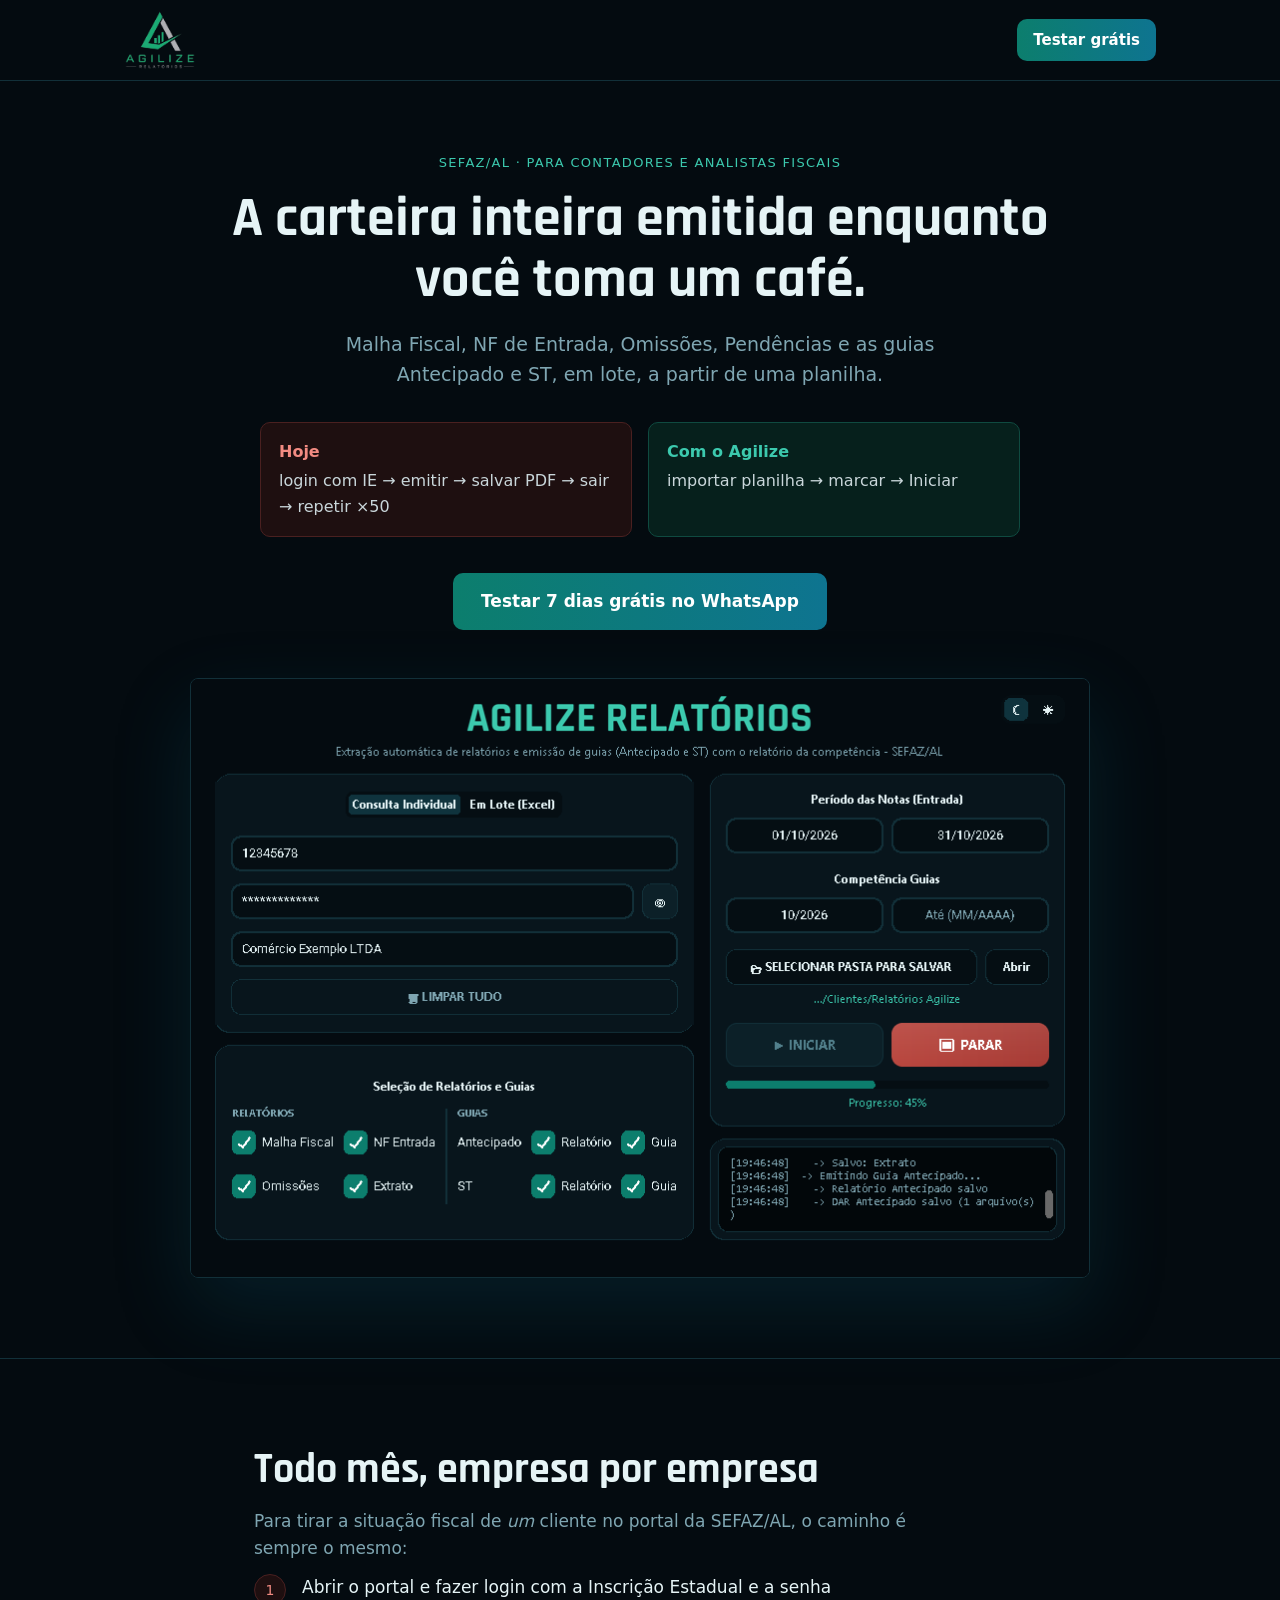
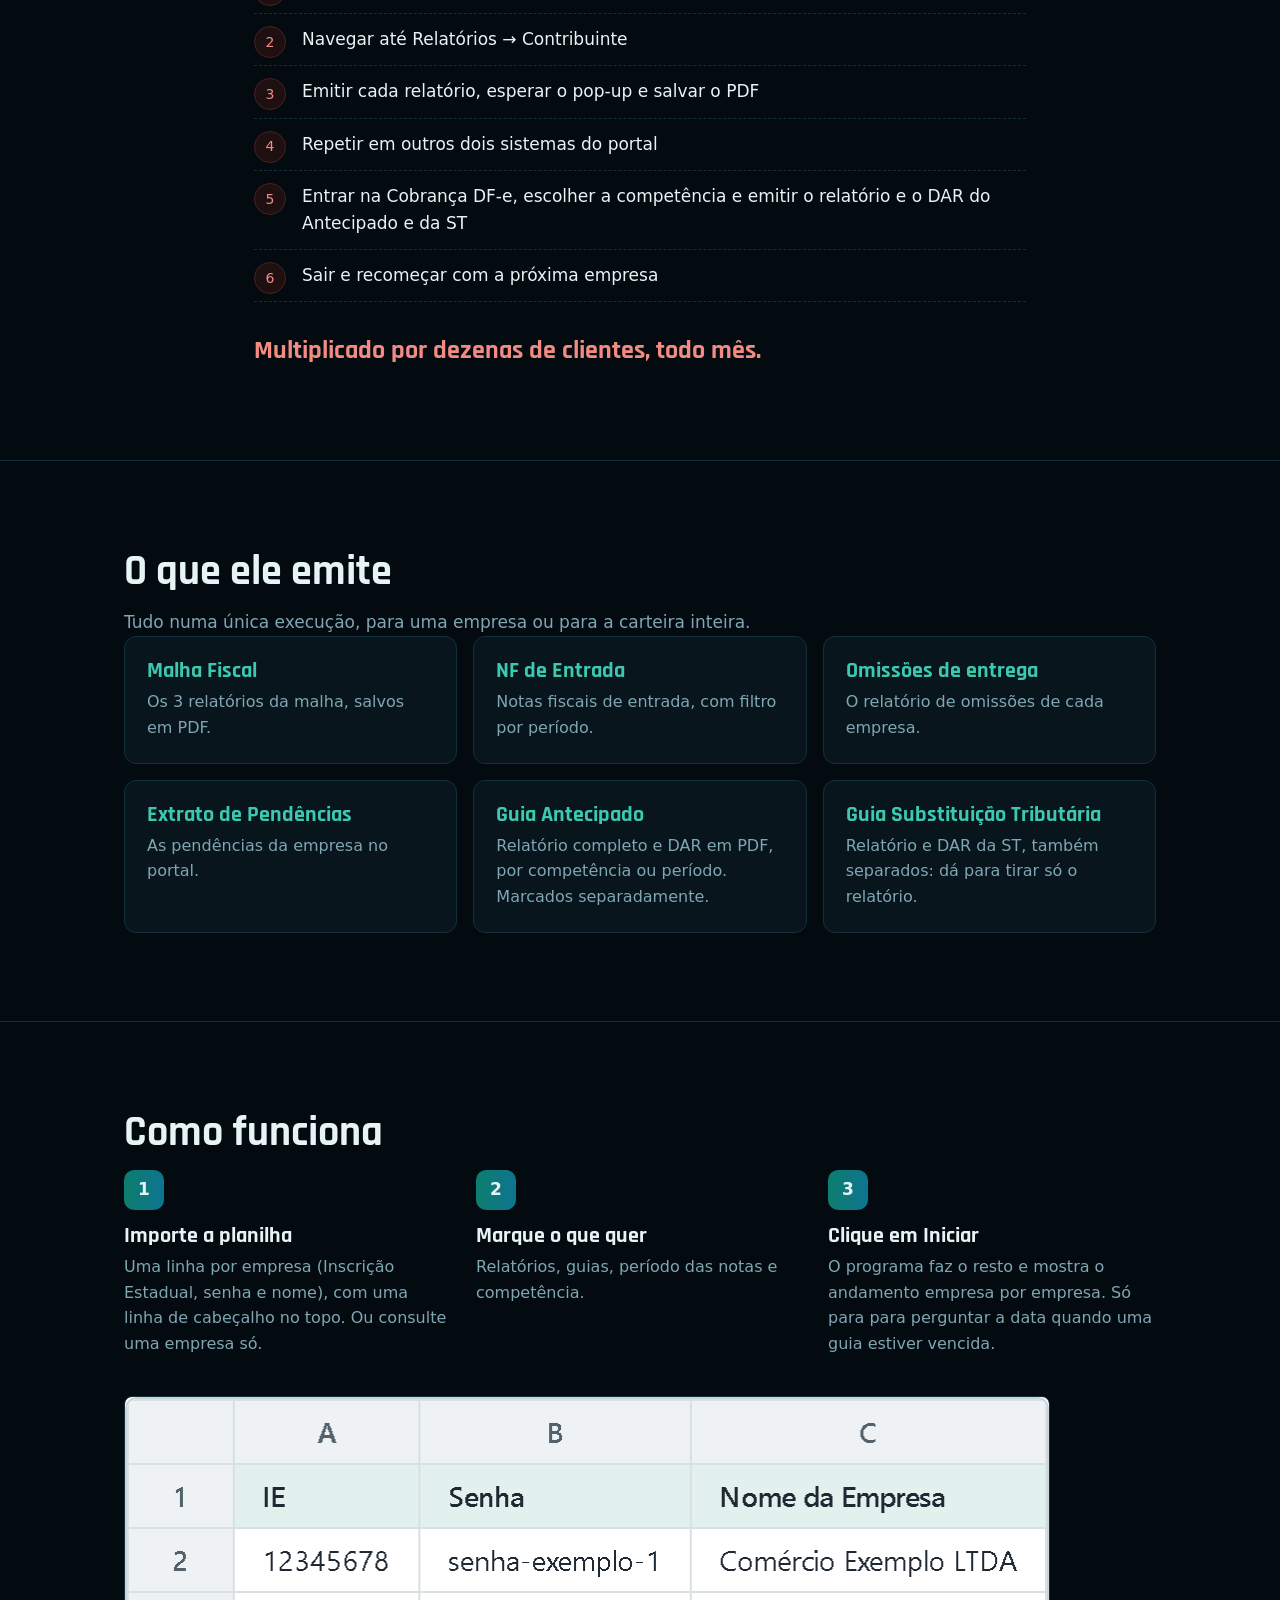
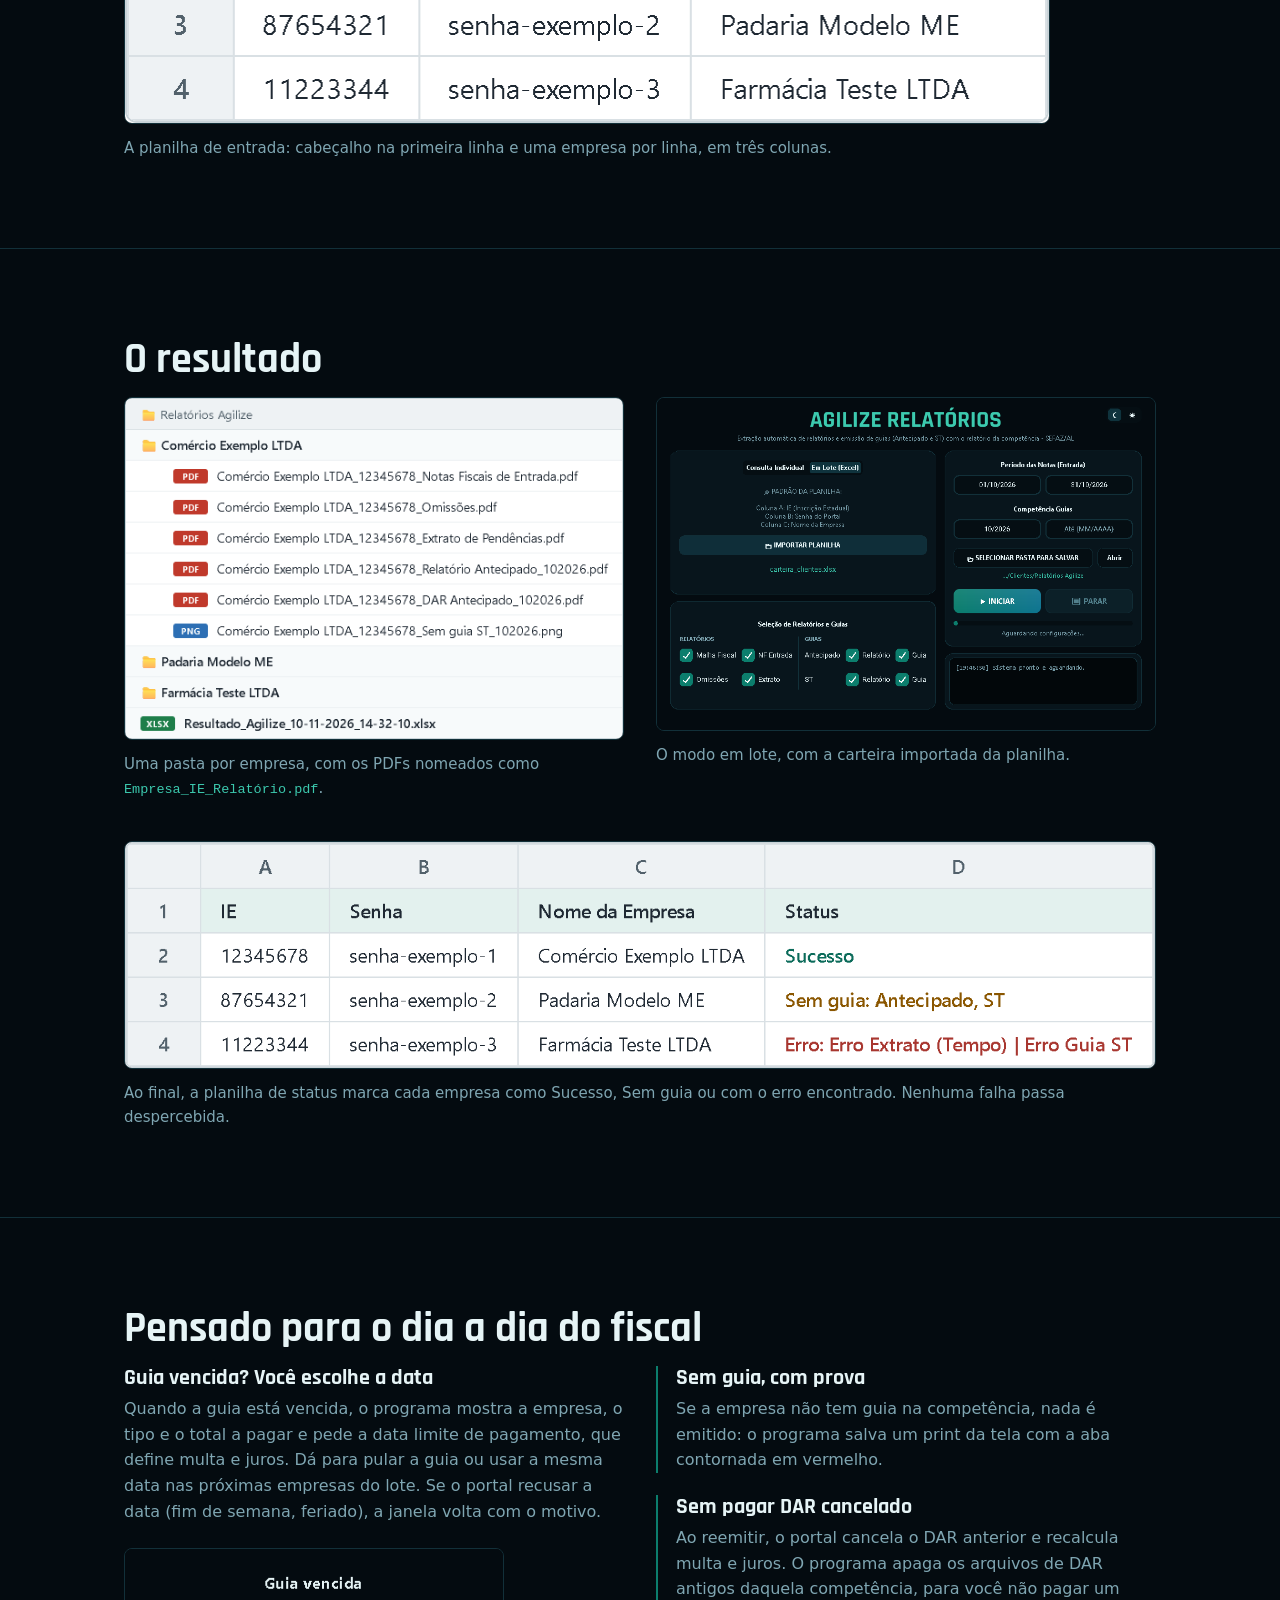
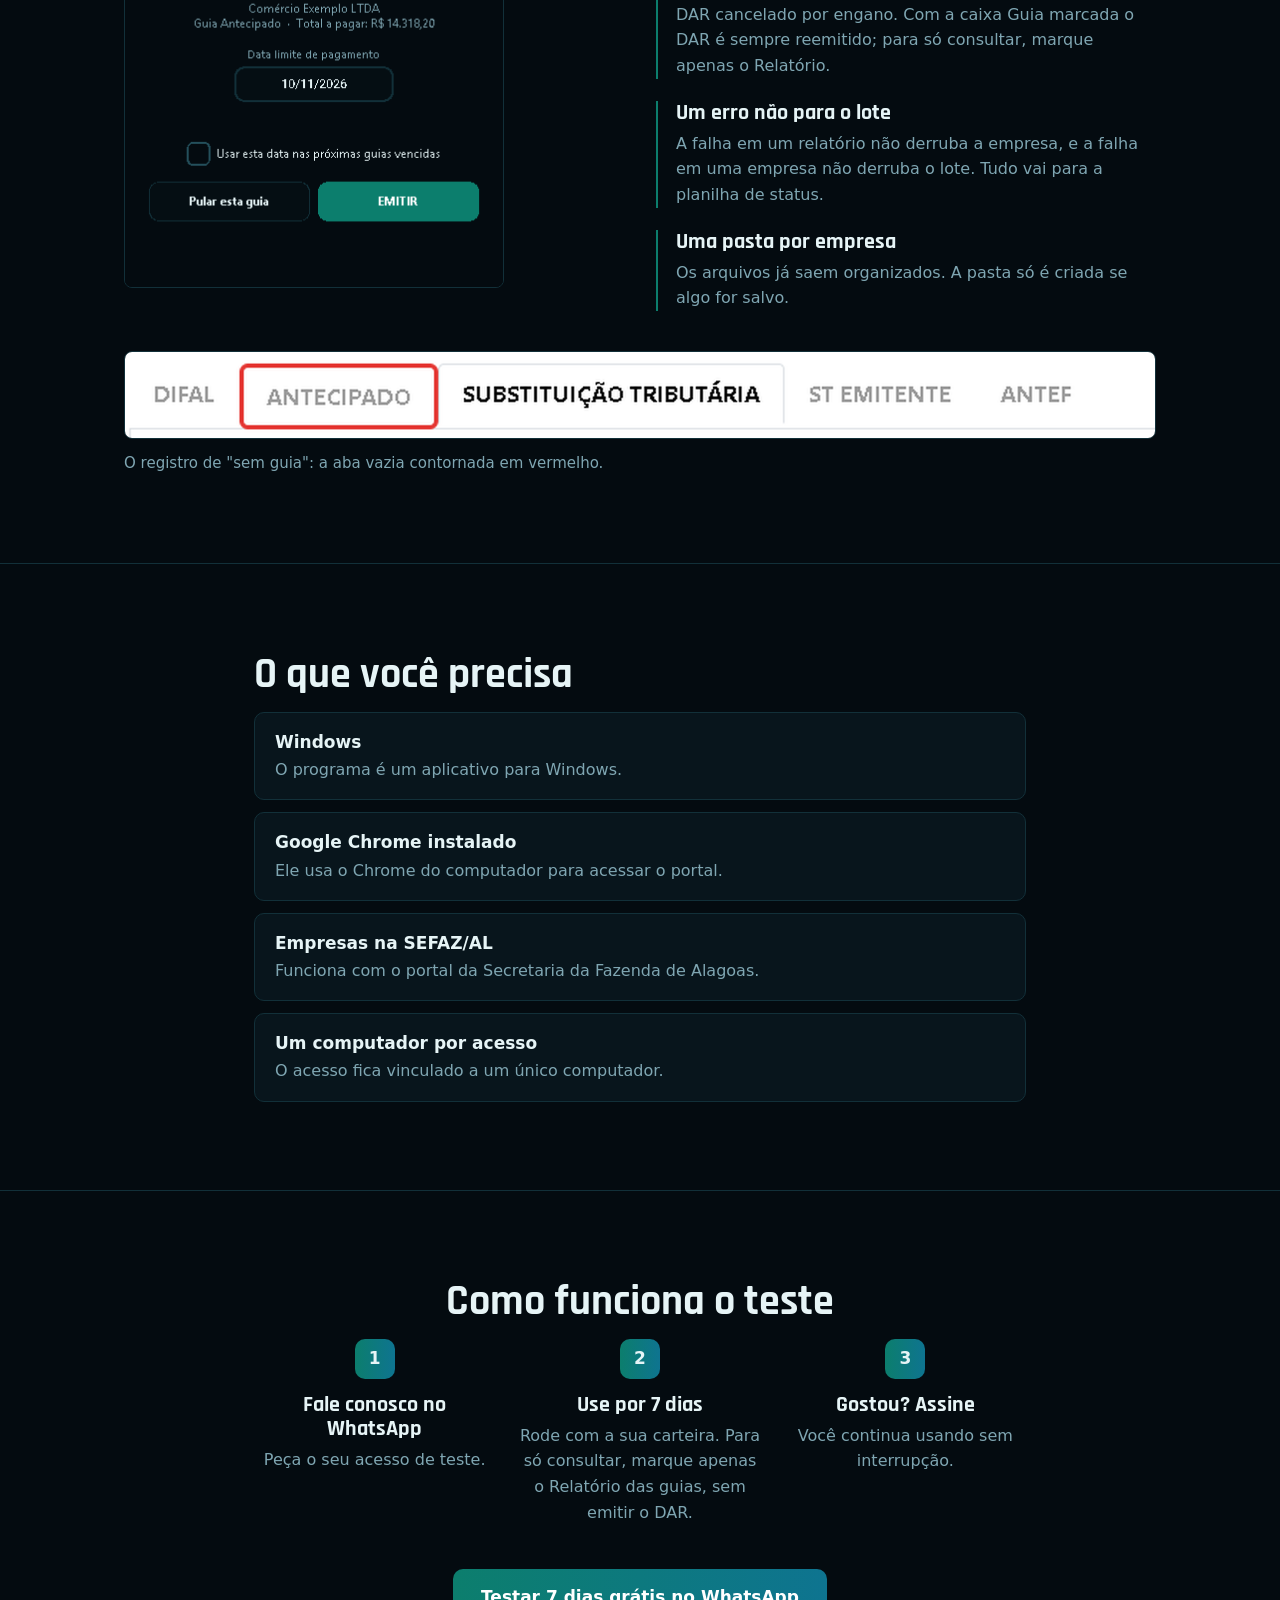
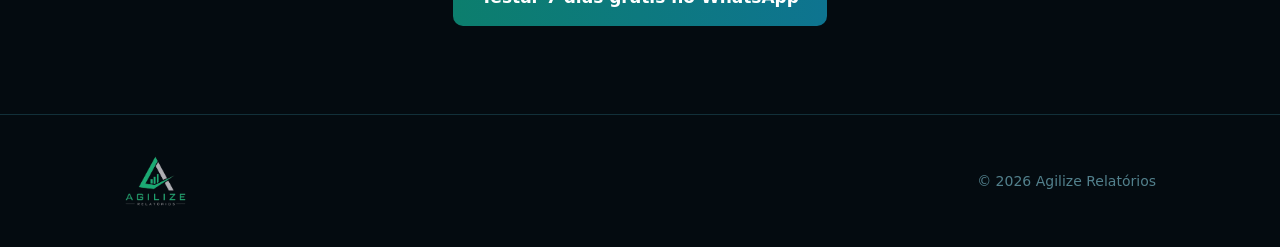
<file: index.html>
<!doctype html>
<html lang="pt-BR">
<head>
  <meta charset="utf-8">
  <meta name="viewport" content="width=device-width, initial-scale=1">
  <title>Agilize Relatórios — relatórios e guias da SEFAZ/AL em lote</title>
  <meta name="description" content="Malha Fiscal, NF de Entrada, Omissões, Pendências e as guias Antecipado e ST, em lote, a partir de uma planilha. Teste grátis por 7 dias.">
  <meta property="og:type" content="website">
  <meta property="og:title" content="Agilize Relatórios — a carteira inteira emitida enquanto você toma um café">
  <meta property="og:description" content="Relatórios e guias da SEFAZ/AL em lote, a partir de uma planilha. Teste grátis por 7 dias.">
  <!-- Ao trocar de domínio, atualizar og:image e og:url -->
  <meta property="og:image" content="https://agilize-relatorios.vercel.app/img/app-em-execucao.png">
  <meta property="og:url" content="https://agilize-relatorios.vercel.app/">
  <link rel="icon" href="favicon.ico">
  <link rel="stylesheet" href="css/style.css">
</head>
<body>

<header class="cabecalho">
  <div class="container cabecalho-linha">
    <a href="#" class="marca"><img src="img/logo.png" alt="Agilize Relatórios" width="351" height="291"></a>
    <a class="cta cta-pequeno" href="https://wa.me/5582993079508?text=Ol%C3%A1%21%20Quero%20testar%20o%20Agilize%20Relat%C3%B3rios%20por%207%20dias." target="_blank" rel="noopener">Testar grátis</a>
  </div>
</header>

<main>
  <section class="topo">
    <div class="container">
      <p class="etiqueta">SEFAZ/AL · para contadores e analistas fiscais</p>
      <h1>A carteira inteira emitida enquanto você toma um café.</h1>
      <p class="apoio">Malha Fiscal, NF de Entrada, Omissões, Pendências e as guias Antecipado e ST, em lote, a partir de uma planilha.</p>
      <div class="comparativo">
        <div class="hoje"><strong>Hoje</strong><span>login com IE → emitir → salvar PDF → sair → repetir ×50</span></div>
        <div class="com"><strong>Com o Agilize</strong><span>importar planilha → marcar → Iniciar</span></div>
      </div>
      <a class="cta" href="https://wa.me/5582993079508?text=Ol%C3%A1%21%20Quero%20testar%20o%20Agilize%20Relat%C3%B3rios%20por%207%20dias." target="_blank" rel="noopener">Testar 7 dias grátis no WhatsApp</a>
      <img class="print print-topo" src="img/app-em-execucao.png" alt="Tela do Agilize Relatórios emitindo relatórios e guias" width="900" height="600">
    </div>
  </section>

  <section class="secao" id="dor">
    <div class="container estreito">
      <h2 class="titulo-secao">Todo mês, empresa por empresa</h2>
      <p class="intro">Para tirar a situação fiscal de <em>um</em> cliente no portal da SEFAZ/AL, o caminho é sempre o mesmo:</p>
      <ol class="passos-manuais">
        <li>Abrir o portal e fazer login com a Inscrição Estadual e a senha</li>
        <li>Navegar até Relatórios → Contribuinte</li>
        <li>Emitir cada relatório, esperar o pop-up e salvar o PDF</li>
        <li>Repetir em outros dois sistemas do portal</li>
        <li>Entrar na Cobrança DF-e, escolher a competência e emitir o relatório e o DAR do Antecipado e da ST</li>
        <li>Sair e recomeçar com a próxima empresa</li>
      </ol>
      <p class="fecho">Multiplicado por dezenas de clientes, todo mês.</p>
    </div>
  </section>

  <section class="secao" id="emite">
    <div class="container">
      <h2 class="titulo-secao">O que ele emite</h2>
      <p class="intro">Tudo numa única execução, para uma empresa ou para a carteira inteira.</p>
      <div class="grade">
        <article class="card"><h3>Malha Fiscal</h3><p>Os 3 relatórios da malha, salvos em PDF.</p></article>
        <article class="card"><h3>NF de Entrada</h3><p>Notas fiscais de entrada, com filtro por período.</p></article>
        <article class="card"><h3>Omissões de entrega</h3><p>O relatório de omissões de cada empresa.</p></article>
        <article class="card"><h3>Extrato de Pendências</h3><p>As pendências da empresa no portal.</p></article>
        <article class="card"><h3>Guia Antecipado</h3><p>Relatório completo e DAR em PDF, por competência ou período. Marcados separadamente.</p></article>
        <article class="card"><h3>Guia Substituição Tributária</h3><p>Relatório e DAR da ST, também separados: dá para tirar só o relatório.</p></article>
      </div>
    </div>
  </section>

  <section class="secao" id="como">
    <div class="container">
      <h2 class="titulo-secao">Como funciona</h2>
      <ol class="tres-passos">
        <li><span class="num">1</span><h3>Importe a planilha</h3><p>Uma linha por empresa (Inscrição Estadual, senha e nome), com uma linha de cabeçalho no topo. Ou consulte uma empresa só.</p></li>
        <li><span class="num">2</span><h3>Marque o que quer</h3><p>Relatórios, guias, período das notas e competência.</p></li>
        <li><span class="num">3</span><h3>Clique em Iniciar</h3><p>O programa faz o resto e mostra o andamento empresa por empresa. Só para para perguntar a data quando uma guia estiver vencida.</p></li>
      </ol>
      <figure class="figura">
        <img class="print" src="img/planilha-modelo.png" alt="Modelo da planilha com IE, senha e nome da empresa" width="926" height="326" loading="lazy">
        <figcaption>A planilha de entrada: cabeçalho na primeira linha e uma empresa por linha, em três colunas.</figcaption>
      </figure>
    </div>
  </section>

  <section class="secao" id="telas">
    <div class="container">
      <h2 class="titulo-secao">O resultado</h2>
      <div class="duas-colunas">
        <figure class="figura">
          <img class="print" src="img/pasta-resultado.png" alt="Pasta de destino com uma subpasta por empresa" width="1094" height="750" loading="lazy">
          <figcaption>Uma pasta por empresa, com os PDFs nomeados como <code>Empresa_IE_Relatório.pdf</code>.</figcaption>
        </figure>
        <figure class="figura">
          <img class="print" src="img/app-lote.png" alt="Programa no modo em lote com a planilha importada" width="900" height="600" loading="lazy">
          <figcaption>O modo em lote, com a carteira importada da planilha.</figcaption>
        </figure>
      </div>
      <figure class="figura">
        <img class="print" src="img/resultado-status.png" alt="Planilha de resultado com a coluna Status de cada empresa" width="1486" height="326" loading="lazy">
        <figcaption>Ao final, a planilha de status marca cada empresa como Sucesso, Sem guia ou com o erro encontrado. Nenhuma falha passa despercebida.</figcaption>
      </figure>
    </div>
  </section>

  <section class="secao" id="detalhes">
    <div class="container">
      <h2 class="titulo-secao">Pensado para o dia a dia do fiscal</h2>
      <div class="duas-colunas detalhes">
        <div>
          <h3>Guia vencida? Você escolhe a data</h3>
          <p>Quando a guia está vencida, o programa mostra a empresa, o tipo e o total a pagar e pede a data limite de pagamento, que define multa e juros. Dá para pular a guia ou usar a mesma data nas próximas empresas do lote. Se o portal recusar a data (fim de semana, feriado), a janela volta com o motivo.</p>
          <img class="print print-pequeno" src="img/guia-vencida.png" alt="Janela de escolha da data limite da guia vencida" width="380" height="340" loading="lazy">
        </div>
        <ul class="lista-detalhes">
          <li><h3>Sem guia, com prova</h3><p>Se a empresa não tem guia na competência, nada é emitido: o programa salva um print da tela com a aba contornada em vermelho.</p></li>
          <li><h3>Sem pagar DAR cancelado</h3><p>Ao reemitir, o portal cancela o DAR anterior e recalcula multa e juros. O programa apaga os arquivos de DAR antigos daquela competência, para você não pagar um DAR cancelado por engano. Com a caixa Guia marcada o DAR é sempre reemitido; para só consultar, marque apenas o Relatório.</p></li>
          <li><h3>Um erro não para o lote</h3><p>A falha em um relatório não derruba a empresa, e a falha em uma empresa não derruba o lote. Tudo vai para a planilha de status.</p></li>
          <li><h3>Uma pasta por empresa</h3><p>Os arquivos já saem organizados. A pasta só é criada se algo for salvo.</p></li>
        </ul>
      </div>
      <figure class="figura">
        <img class="print" src="img/sem-guia-aba.png" alt="Print da aba sem guia contornada em vermelho" width="1440" height="120" loading="lazy">
        <figcaption>O registro de "sem guia": a aba vazia contornada em vermelho.</figcaption>
      </figure>
    </div>
  </section>

  <section class="secao" id="requisitos">
    <div class="container estreito">
      <h2 class="titulo-secao">O que você precisa</h2>
      <ul class="requisitos">
        <li><strong>Windows</strong><span>O programa é um aplicativo para Windows.</span></li>
        <li><strong>Google Chrome instalado</strong><span>Ele usa o Chrome do computador para acessar o portal.</span></li>
        <li><strong>Empresas na SEFAZ/AL</strong><span>Funciona com o portal da Secretaria da Fazenda de Alagoas.</span></li>
        <li><strong>Um computador por acesso</strong><span>O acesso fica vinculado a um único computador.</span></li>
      </ul>
    </div>
  </section>

  <section class="secao final" id="teste">
    <div class="container estreito">
      <h2 class="titulo-secao">Como funciona o teste</h2>
      <ol class="tres-passos">
        <li><span class="num">1</span><h3>Fale conosco no WhatsApp</h3><p>Peça o seu acesso de teste.</p></li>
        <li><span class="num">2</span><h3>Use por 7 dias</h3><p>Rode com a sua carteira. Para só consultar, marque apenas o Relatório das guias, sem emitir o DAR.</p></li>
        <li><span class="num">3</span><h3>Gostou? Assine</h3><p>Você continua usando sem interrupção.</p></li>
      </ol>
      <a class="cta" href="https://wa.me/5582993079508?text=Ol%C3%A1%21%20Quero%20testar%20o%20Agilize%20Relat%C3%B3rios%20por%207%20dias." target="_blank" rel="noopener">Testar 7 dias grátis no WhatsApp</a>
    </div>
  </section>
</main>

<footer class="rodape">
  <div class="container rodape-linha">
    <img src="img/logo.png" alt="" width="351" height="291" loading="lazy">
    <p>© 2026 Agilize Relatórios</p>
  </div>
</footer>

</body>
</html>
</file>
<file: css/style.css>
@font-face {
  font-family: "Rajdhani";
  /* Rajdhani Bold (SIL OFL 1.1, ver fonts/OFL.txt), subconjunto latino embutido para funcionar também via file:// */
  src: url("[data-uri]") format("woff");
  font-weight: 700;
  font-display: swap;
}

:root {
  --fundo: #040B10;
  --card: #08151C;
  --linha: #123039;
  --texto: #E6F4F6;
  --apoio: #7FA6B2;
  --verde: #3CC9AE;
  --grad-a: #0C7E6D;
  --grad-b: #0E7490;
  --vermelho: #F28B82;
  --sutil: #52808C;
}

* { box-sizing: border-box; }

html { scroll-behavior: smooth; }

body {
  margin: 0;
  background: var(--fundo);
  color: var(--texto);
  font-family: system-ui, "Segoe UI", sans-serif;
  font-size: 17px;
  line-height: 1.6;
}

img { max-width: 100%; height: auto; display: block; }

h1, h2, h3 { font-family: "Rajdhani", system-ui, sans-serif; font-weight: 700; line-height: 1.1; margin: 0; }

.container { max-width: 1080px; margin: 0 auto; padding-inline: 24px; }

/* Botão */
.cta {
  display: inline-block;
  padding: 15px 28px;
  border-radius: 10px;
  background: linear-gradient(90deg, var(--grad-a), var(--grad-b));
  color: #fff;
  font-weight: 600;
  font-size: 17px;
  text-decoration: none;
  transition: filter .15s, transform .15s;
}
.cta:hover { filter: brightness(1.12); transform: translateY(-1px); }
.cta:focus-visible { outline: 2px solid var(--verde); outline-offset: 3px; }
.cta-pequeno { padding: 9px 16px; font-size: 15px; }

/* Cabeçalho */
.cabecalho { border-bottom: 1px solid var(--linha); }
.cabecalho-linha { display: flex; align-items: center; justify-content: space-between; padding-block: 10px; }
.marca img { width: auto; height: 60px; }

/* Topo */
.topo { text-align: center; padding: 72px 0 80px; }
.etiqueta { color: var(--verde); font-size: 13px; letter-spacing: .1em; text-transform: uppercase; margin: 0; }
.topo h1 { font-size: clamp(34px, 5.4vw, 56px); max-width: 820px; margin: 14px auto 18px; }
.apoio { color: var(--apoio); font-size: 19px; max-width: 680px; margin: 0 auto 32px; }

.comparativo { display: flex; gap: 16px; max-width: 760px; margin: 0 auto 36px; text-align: left; }
.hoje, .com { flex: 1; border-radius: 10px; padding: 16px 18px; font-size: 16px; }
.hoje { background: #1E0F10; border: 1px solid #4A2020; color: var(--vermelho); }
.com { background: #06201C; border: 1px solid #0F4A40; color: var(--verde); }
.hoje span, .com span { display: block; color: #C9D6DA; margin-top: 4px; }

.print { border: 1px solid var(--linha); border-radius: 8px; }
.print-topo { margin: 48px auto 0; box-shadow: 0 30px 80px rgba(14, 116, 144, .18); }

/* Seções */
.secao { padding: 88px 0; border-top: 1px solid var(--linha); }
.estreito { max-width: 820px; }
.titulo-secao { font-size: clamp(30px, 4vw, 42px); margin-bottom: 14px; }
.intro { color: var(--apoio); margin: 0 0 36px; max-width: 680px; }
.secao h3 { font-size: 22px; margin-bottom: 6px; }
.secao p { margin: 0; }
.figura { margin: 40px 0 0; }
.figura figcaption { color: var(--apoio); font-size: 15px; margin-top: 12px; }
code { font-size: .9em; color: var(--verde); }

/* A dor */
.passos-manuais { margin: 0; padding: 0; list-style: none; counter-reset: p; }
.passos-manuais li { counter-increment: p; position: relative; padding: 12px 0 12px 48px; border-bottom: 1px dashed var(--linha); }
.passos-manuais li::before { content: counter(p); position: absolute; left: 0; top: 12px; width: 30px; height: 30px; border-radius: 50%; display: grid; place-items: center; font-size: 14px; color: var(--vermelho); border: 1px solid #4A2020; background: #1E0F10; }
.fecho { font-family: "Rajdhani", system-ui, sans-serif; font-weight: 700; font-size: 26px; color: var(--vermelho); margin-top: 28px !important; }

/* Cards */
.grade { display: grid; grid-template-columns: repeat(3, 1fr); gap: 16px; }
.card { background: var(--card); border: 1px solid var(--linha); border-radius: 12px; padding: 22px; }
.card h3 { color: var(--verde); }
.card p { color: var(--apoio); font-size: 16px; }

/* Três passos */
.tres-passos { list-style: none; margin: 8px 0 0; padding: 0; display: grid; grid-template-columns: repeat(3, 1fr); gap: 24px; }
.tres-passos p { color: var(--apoio); font-size: 16px; }
.num { display: inline-grid; place-items: center; width: 40px; height: 40px; border-radius: 10px; margin-bottom: 14px; background: linear-gradient(90deg, var(--grad-a), var(--grad-b)); font-weight: 700; }

/* Resultado e detalhes */
.duas-colunas { display: grid; grid-template-columns: 1fr 1fr; gap: 32px; align-items: start; }
.duas-colunas > .figura { margin-top: 0; }
.detalhes p { color: var(--apoio); font-size: 16px; }
.print-pequeno { margin-top: 24px; max-width: min(380px, 100%); }
.lista-detalhes { list-style: none; margin: 0; padding: 0; display: grid; gap: 22px; }
.lista-detalhes li { padding-left: 18px; border-left: 2px solid var(--grad-a); }

/* Requisitos */
.requisitos { list-style: none; margin: 0; padding: 0; display: grid; gap: 12px; }
.requisitos li { background: var(--card); border: 1px solid var(--linha); border-radius: 10px; padding: 16px 20px; }
.requisitos strong { display: block; }
.requisitos span { color: var(--apoio); font-size: 16px; }

/* Teste */
.final { text-align: center; }
.final .tres-passos { margin-bottom: 44px; }

/* Rodapé */
.rodape { border-top: 1px solid var(--linha); padding: 40px 0; }
.rodape-linha { display: flex; align-items: center; justify-content: space-between; gap: 16px; flex-wrap: wrap; }
.rodape img { height: 52px; width: auto; }
.rodape p { margin: 0; color: var(--sutil); font-size: 14px; }

/* Celular e tablet */
@media (max-width: 720px) {
  body { font-size: 16px; }
  .container { padding-inline: 16px; }
  .topo { padding: 48px 0 56px; }
  .topo h1 { font-size: 34px; }
  .apoio { font-size: 17px; }
  .comparativo { flex-direction: column; gap: 12px; }
  .cta { display: block; text-align: center; padding-inline: 16px; }
  .cta-pequeno { display: inline-block; }
  .print-topo { margin-top: 32px; }
  .secao { padding: 56px 0; }
  .grade, .tres-passos, .duas-colunas { grid-template-columns: minmax(0, 1fr); }
  .duas-colunas { gap: 28px; }
  .rodape-linha { flex-direction: column; text-align: center; }
}
</file>
